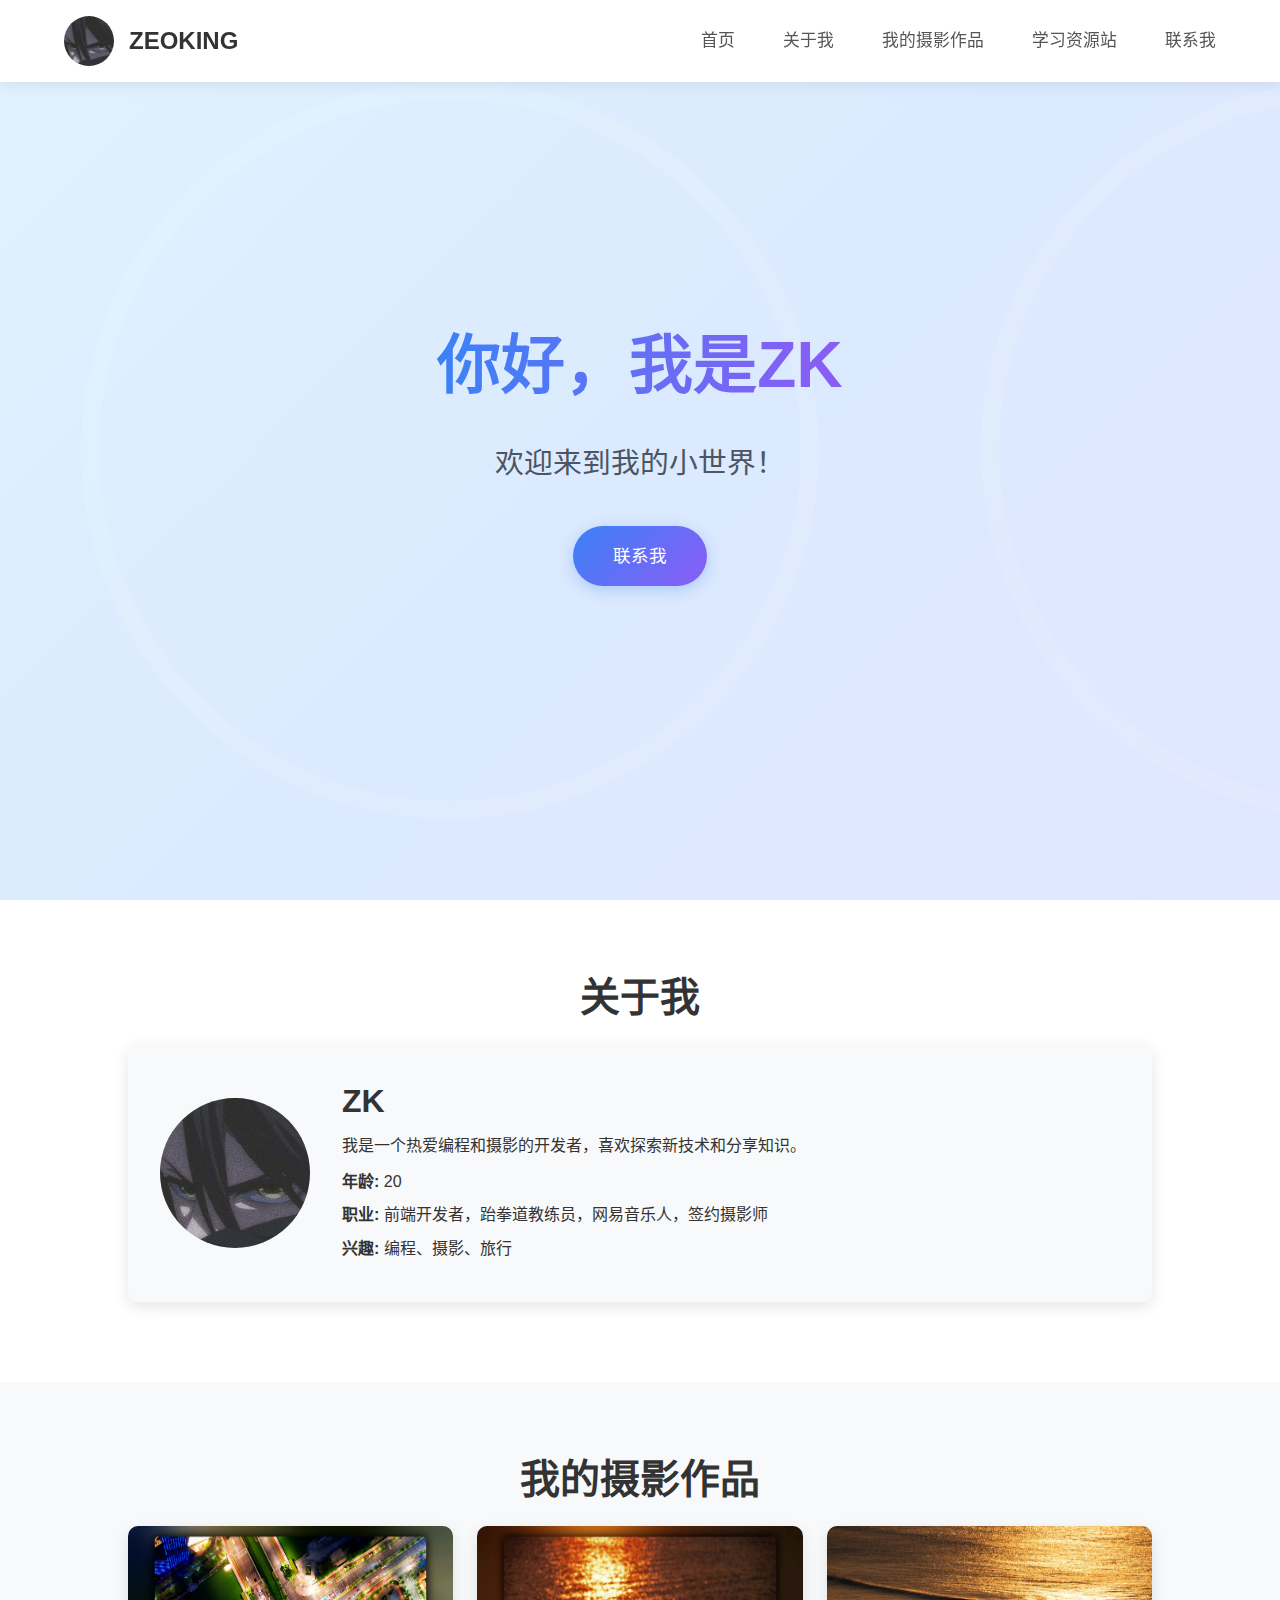
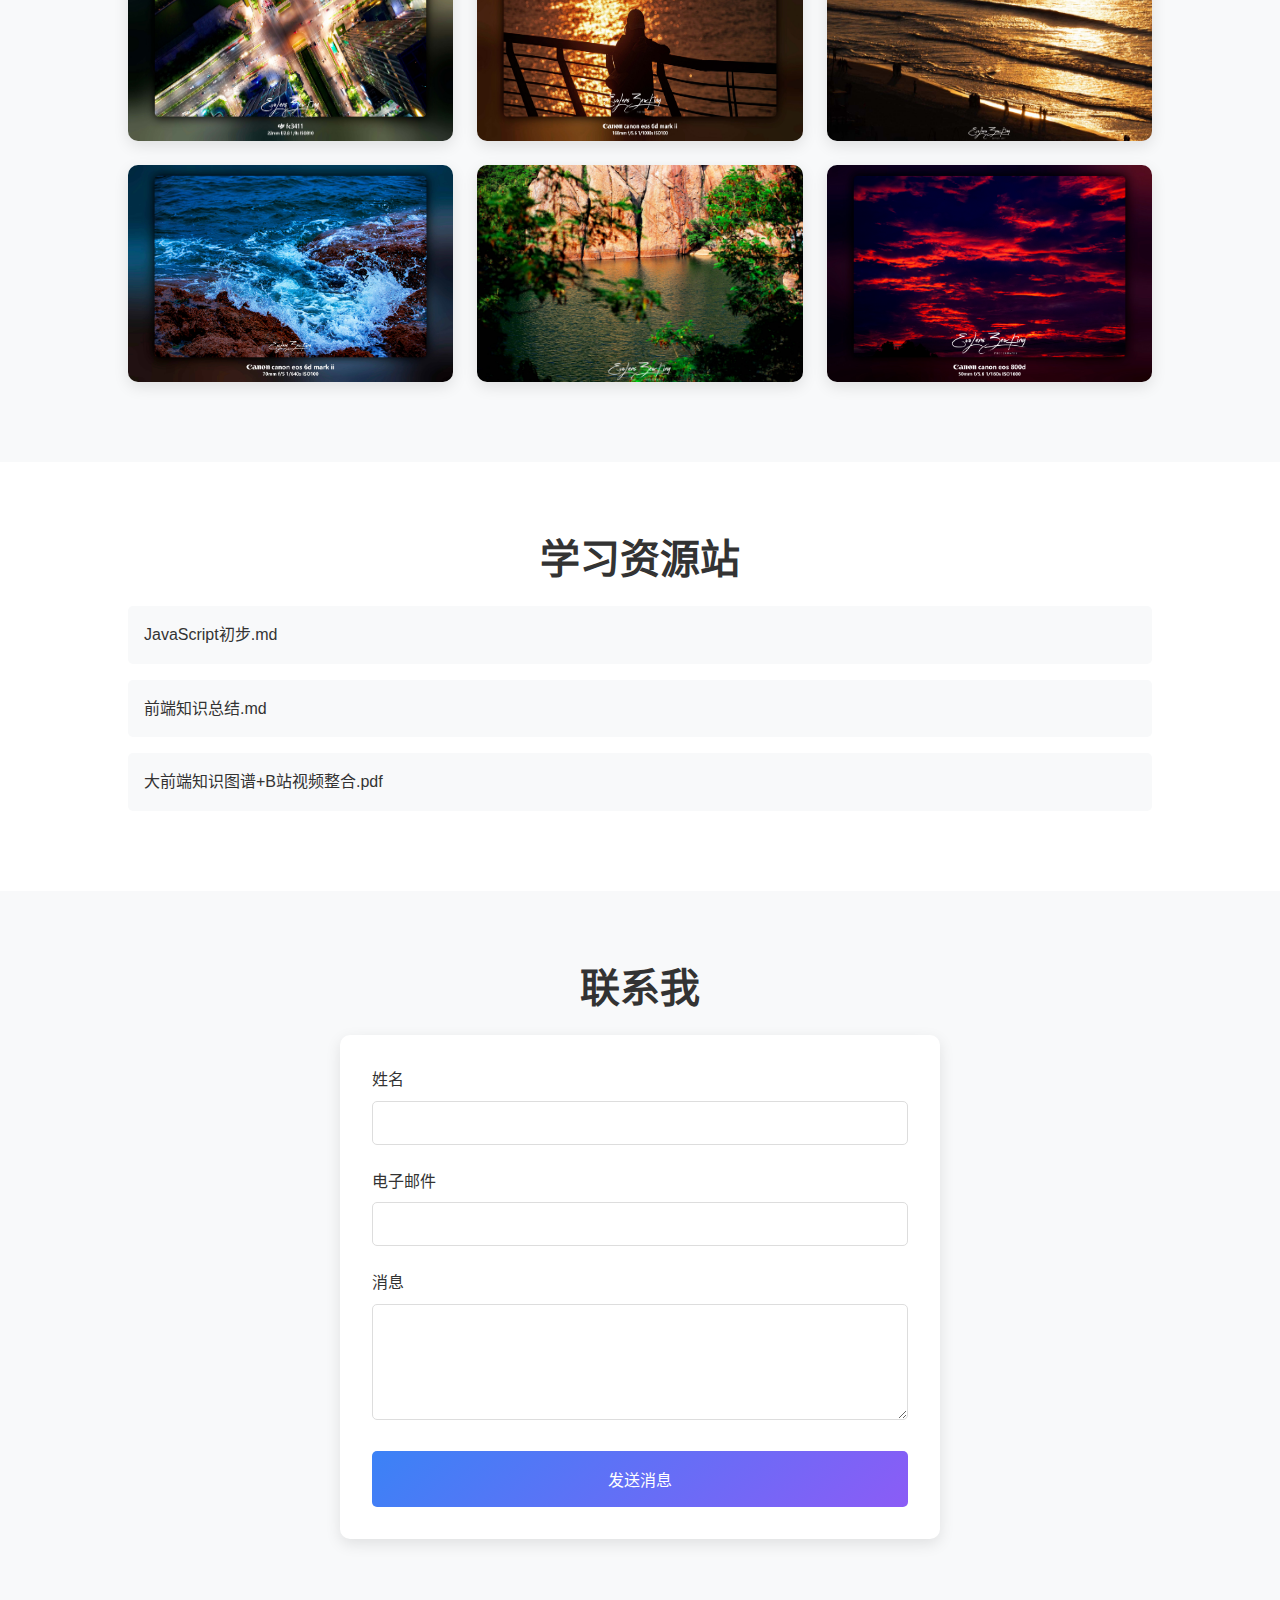
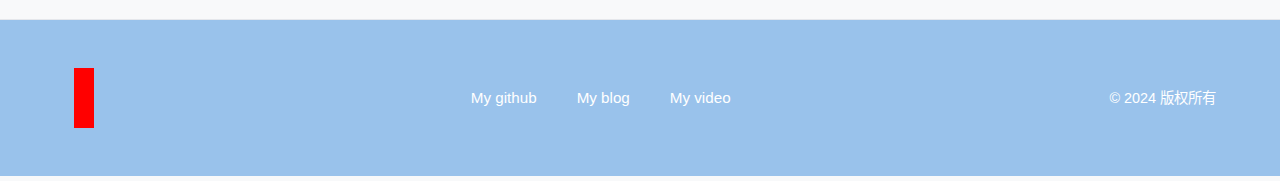
<file: index.html>
<!DOCTYPE html>
<html lang="zh-CN">

<head>
  <meta charset="UTF-8">
  <meta name="viewport" content="width=device-width, initial-scale=1.0">
  <title>ZK的小窝</title>
  <link rel="stylesheet" href="index.css">
  <link rel="stylesheet" href="https://at.alicdn.com/t/c/font_4797758_nm146ej1hzb.css">
</head>

<body>
  <!-- 导航栏 -->
  <nav class="nav">
    <div class="nav-left">
      <img src="./images/logo.jpg" alt="个人logo">
      <p>ZEOKING</p>
    </div>
    <div class="nav-right">
      <ul>
        <li><i class="iconfont icon-shouye-zhihui"></i><a href="#home">首页</a></li>
        <li><i class="iconfont icon-gerenzhongxin-zhihui"></i><a href="#about">关于我</a></li>
        <li><i class="iconfont icon-fenxiang"></i><a href="#works">我的摄影作品</a></li>
        <li><i class="iconfont icon-bianji"></i><a href="#skills">学习资源站</a></li>
        <li><i class="iconfont icon-xiaoxi-zhihui"></i><a href="#contact">联系我</a></li>
      </ul>
    </div>
  </nav>
  <!-- 头部/首页区域 -->
  <header id="home" class="hero">
    <div class="hero-content">
      <h1>你好，我是ZK</h1>
      <p class="subtitle">欢迎来到我的小世界！</p>
      <a href="#contact" class="cta-button">联系我</a>
    </div>
  </header>

  <!-- 主体部分 -->
  <main>
    <!-- 关于我板块 -->
    <section id="about" class="profile-section">
      <h2>关于我</h2>
      <div class="profile-card">
        <img src="./images/logo.jpg" alt="个人头像" class="profile-img">
        <div class="profile-info">
          <h3>ZK</h3>
          <p>我是一个热爱编程和摄影的开发者，喜欢探索新技术和分享知识。</p>
          <ul class="profile-details">
            <li><strong>年龄:</strong> 20</li>
            <li><strong>职业:</strong> 前端开发者，跆拳道教练员，网易音乐人，签约摄影师</li>
            <li><strong>兴趣:</strong> 编程、摄影、旅行</li>
          </ul>
        </div>
      </div>
    </section>

    <!-- 摄影作品板块 -->
    <section id="works" class="gallery-section">
      <h2>我的摄影作品</h2>
      <div class="gallery-grid">
        <div class="gallery-item">
          <img src="./images/work1.jpg" alt="摄影作品1">
          <div class="image-overlay">
            <p>城市摄影</p>
          </div>
        </div>
        <div class="gallery-item">
          <img src="./images/work2.jpg" alt="摄影作品2">
          <div class="image-overlay">
            <p>自然光人像</p>
          </div>
        </div>
        <div class="gallery-item">
          <img src="./images/work3.jpg" alt="摄影作品3">
          <div class="image-overlay">
            <p>日落时分</p>
          </div>
        </div>
        <div class="gallery-item">
          <img src="./images/work4.jpg" alt="摄影作品4">
          <div class="image-overlay">
            <p>蔚蓝海洋</p>
          </div>
        </div>
        <div class="gallery-item">
          <img src="./images/work5.jpg" alt="摄影作品5">
          <div class="image-overlay">
            <p>山与林</p>
          </div>
        </div>
        <div class="gallery-item">
          <img src="./images/work6.jpg" alt="摄影作品6">
          <div class="image-overlay">
            <p>魔幻天空</p>
          </div>
        </div>
      </div>
    </section>

    <!-- 学习资源板块 -->
    <section id="skills" class="upload-section">
      <h2>学习资源站</h2>
      <div class="file-list">
        <a href="./resource/JavaScript初步.md" class="file-item" target="_blank">JavaScript初步.md</a>
        <a href="./resource/前端 2025.1.1.md" class="file-item" target="_blank">前端知识总结.md</a>
        <a href="./resource/大前端知识图谱+B站视频整合.pdf" class="file-item" target="_blank">大前端知识图谱+B站视频整合.pdf</a>
      </div>
    </section>

    <!-- 联系我板块 -->
    <section id="contact" class="contact-section">
      <h2>联系我</h2>
      <form class="contact-form">
        <div class="form-group">
          <label for="name">姓名</label>
          <input type="text" id="name" name="name" required>
        </div>
        <div class="form-group">
          <label for="email">电子邮件</label>
          <input type="email" id="email" name="email" required>
        </div>
        <div class="form-group">
          <label for="message">消息</label>
          <textarea id="message" name="message" rows="5" required></textarea>
        </div>
        <button type="submit" class="submit-button">发送消息</button>
      </form>
    </section>
  </main>

  <!-- 页脚 -->
  <footer class="footer">
    <div class="footer-content">
      <div class="footer-left">
        <div class="box3">
          <div class="box4"></div>
          <div class="box5"></div>
          <div class="box6"></div>
        </div>
      </div>
      <div class="footer-center">
        <div class="social-links">
          <a href="https://github.com/zeokingXx" target="_blank"><i class="iconfont icon-github"></i>My github</a>
          <a href="https://blog.csdn.net/2401_89449211?spm=1010.2135.3001.5421" target="_blank"><i class="iconfont icon-blogger"></i>My blog</a>
          <a href="https://www.douyin.com/user/self?from_tab_name=main" target="_blank"><i class="iconfont icon-vedio"></i>My video</a>
        </div>
      </div>
      <div class="footer-right">
        <p class="copyright">© 2024 版权所有</p>
      </div>
    </div>
  </footer>
</body>

</html>
</file>
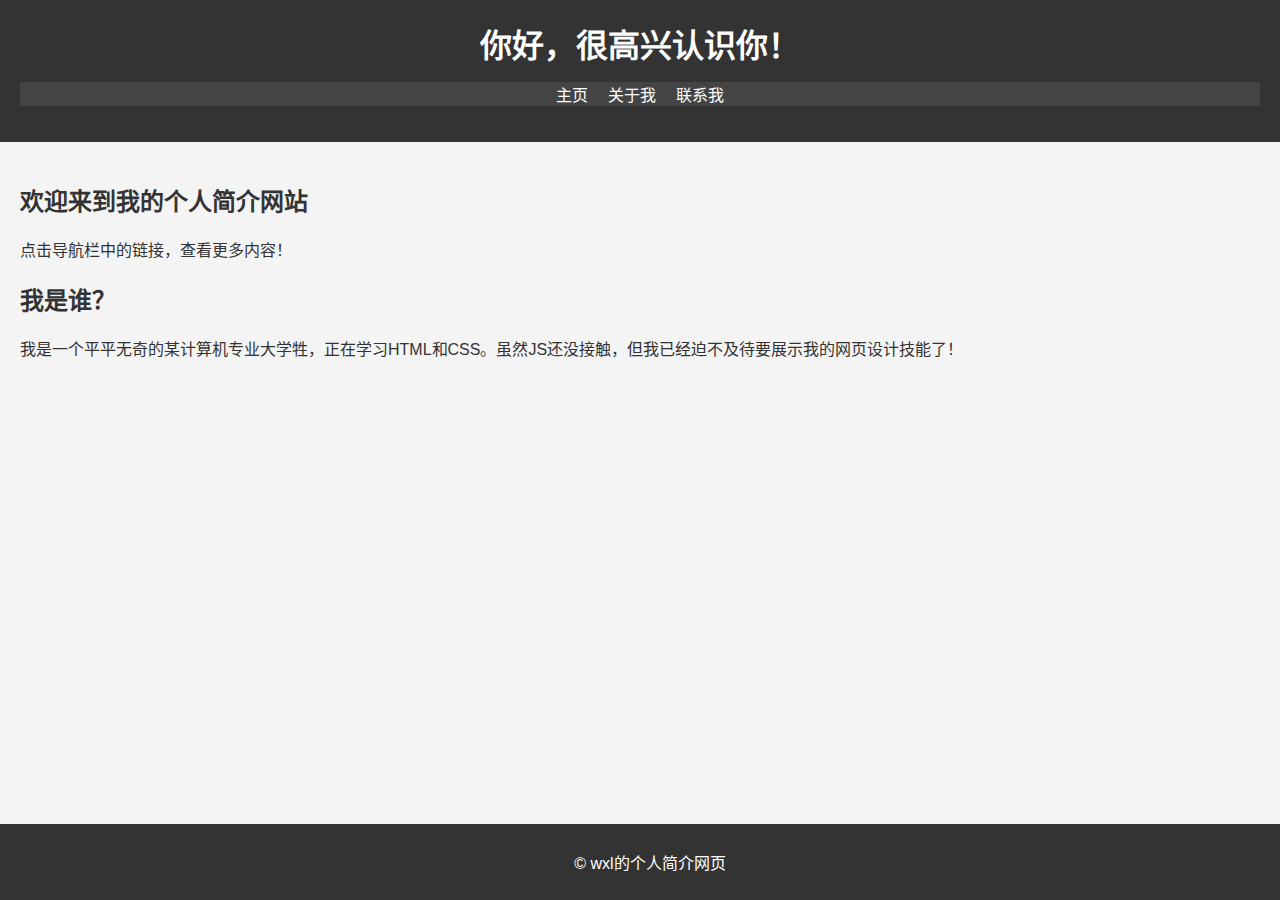
<file: 前端第一次作业（个人网页简易版）/index.html>
<!DOCTYPE html>
<html lang="zh-CN">
<head>
    <meta charset="UTF-8">
    <meta name="viewport" content="width=device-width, initial-scale=1.0">
    <title>个人简介</title>
    <link rel="stylesheet" href="style.css">
</head>
<body>
    <header>
        <h1>你好，很高兴认识你！</h1>
        <nav>
            <ul>
                <li><a href="index.html">主页</a></li>
                <li><a href="about.html">关于我</a></li>
                <li><a href="contact.html">联系我</a></li>
            </ul>
        </nav>
    </header>

    <main>
        <section>
            
            <h2>欢迎来到我的个人简介网站</h2>
            <p>点击导航栏中的链接，查看更多内容！</p>
            
            <h2>我是谁？</h2>
            <p>我是一个平平无奇的某计算机专业大学牲，正在学习HTML和CSS。虽然JS还没接触，但我已经迫不及待要展示我的网页设计技能了！</p>

        </section>

    </main>

    <footer>
        <p>&copy; wxl的个人简介网页</p>
    </footer>
</body>
</html>
</file>
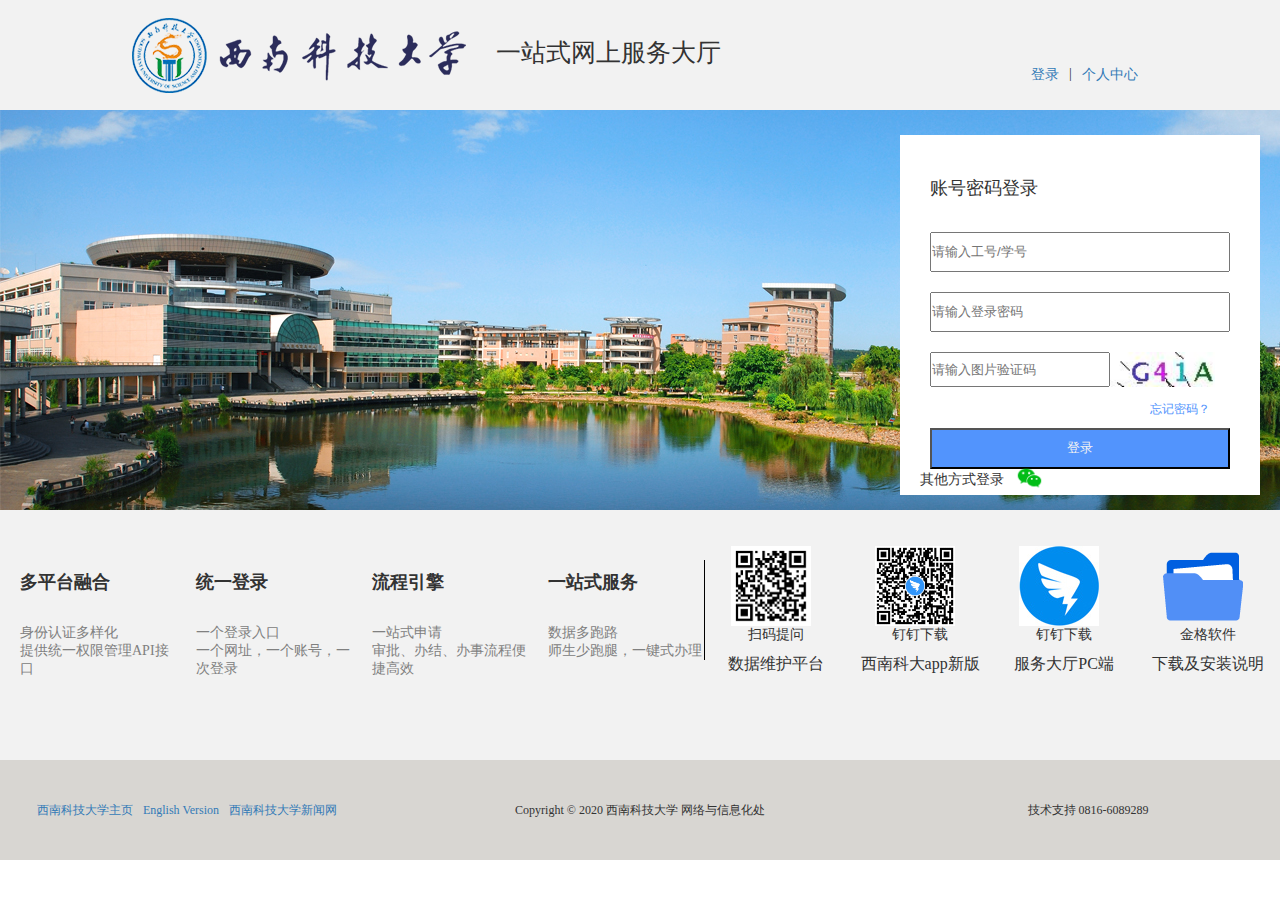
<file: 前端第二次作业（西南科技大学官网复刻）/index.HTML>
<!DOCTYPE html>
<html lang="en">
<head>
    <meta charset="UTF-8">
    <meta name="viewport" content="width=device-width, initial-scale=1.0">
    <title>西南科技大学一站式服务大厅</title>
    <link rel="stylesheet" href="./style.css">
</head>
<body>
    <div class="container">  
        <!-- 网页头部 -->
        <div class="header">
            <div class="logo">
                <img src="./code/images/logoImg.png" alt="">
                <span>一站式网上服务大厅</span>
            </div>
            <div class="btn">
                <a href="http://cas.swust.edu.cn/authserver/login?service=http%3A%2F%2Fsoa.swust.edu.cn%2F">登录</a>
                <span>|</span>
                <a href="https://uap.swust.edu.cn/uap/a/cas">个人中心</a>
            </div>
        </div>
        <!-- 网页主体 -->
        <div class="main">
            <!-- 背景图＋登录框整体部分 -->
            <div class="loginbtn" >
                <!-- 背景图部分 -->
                <div class="back">
                    <!-- 登录框整体部分 -->
                    <div class="loginform">
                        <!-- 登录框的标题 -->
                        <div class="logintitle">
                            <p>账号密码登录</p>
                        </div>
                        <!-- 三个登录框 -->
                        <div class="logininput">
                            <div class="loginitem">
                                <input type="text" placeholder="请输入工号/学号">
                            </div>
                            <div class="loginitem">
                                <input type="password" placeholder="请输入登录密码">
                            </div>
                            <!-- 验证码格的样式不一样 -->
                            <div class="captcha">
                                <input type="text" placeholder="请输入图片验证码">
                                <img src="./code/images/captcha.jpg" alt="">
                            </div>
                        </div>
                        <!-- 忘记密码 -->
                        <div class="forgetpwd">
                            <a href="http://uap.swust.edu.cn/uap/a/sys/user/active">忘记密码？</a>
                        </div>
                        <!-- 登录框 -->
                        <div class="logbtn">
                            <button>登录</button>
                        </div>
                        <!-- 其他方式登录 -->
                        <div class="other">
                            <p>其他方式登录</p>
                            <a href="#"><img src="./code/images/weChat.png" alt=""></a>
                        </div>
                    </div>    
                </div>
            </div>
            <!-- 功能面板 -->
            <div class="features">
                <!-- 功能面板左边部分 -->
                <div class="features-left">
                    <!-- 栏目一 -->
                    <div class="features-left-item">
                        <h3>多平台融合</h3>
                        <p>身份认证多样化<br>
                            提供统一权限管理API接口</p>
                    </div>
                    <!-- 栏目二 -->
                    <div class="features-left-item">
                        <h3>统一登录</h3>
                        <p>一个登录入口<br>
                            一个网址，一个账号，一次登录</p>
                    </div>
                    <!-- 栏目三 -->
                    <div class="features-left-item">
                        <h3>流程引擎</h3>
                        <p>一站式申请<br>
                            审批、办结、办事流程便捷高效</p>
                    </div>
                    <!-- 栏目四 -->
                    <div class="features-left-item">
                        <h3>一站式服务</h3>
                        <p>数据多跑路<br>
                            师生少跑腿，一键式办理</p>
                    </div>
                </div>
                <!-- 功能面板右边部分 -->
                <div class="features-right">
                    <!-- 划线 -->
                    <div class="l-line"></div>
                    <!-- 栏目一 -->
                    <div class="features-right-item">
                        <a href="#">
                            <img src="./code/images/ask.png" alt="">
                            <p>扫码提问</p>
                        </a>
                        <h4>数据维护平台</h4>
                    </div>
                    <!-- 栏目二 -->
                    <div class="features-right-item">
                        <a href="">
                            <img src="./code/images/app_Ding.png" alt="">
                            <p>钉钉下载</p>
                        </a>
                        <h4>西南科大app新版</h4>
                    </div>
                    <!-- 栏目三 -->
                    <div class="features-right-item">
                        <a href="">
                            <img src="./code/images/pc_Ding.jpg" alt="">
                            <p>钉钉下载</p>
                        </a>
                        <h4>服务大厅PC端</h4>
                    </div>
                    <!-- 栏目四 -->
                    <div class="features-right-item">
                        <a href="">
                            <img src="./code/images/soft.png" alt="">
                            <p>金格软件</p>
                        </a>
                        <h4>下载及安装说明</h4>
                    </div>
                </div>
            </div>
        </div>
        <!-- 网页底部 -->
        <div class="footer">
            <dic class="left">
                <a href="https://www.swust.edu.cn/">西南科技大学主页</a>
                <a href="https://english.swust.edu.cn/">English Version</a>
                <a href="https://news.swust.edu.cn/">西南科技大学新闻网</a>
            </dic>

            <dic class="center">
                <p>Copyright © 2020 西南科技大学 网络与信息化处</p>
            </dic>

            <dic class="right">
                <p>技术支持 0816-6089289</p>
            </dic>
        </div>
    </div>
</body>
</html>
</file>
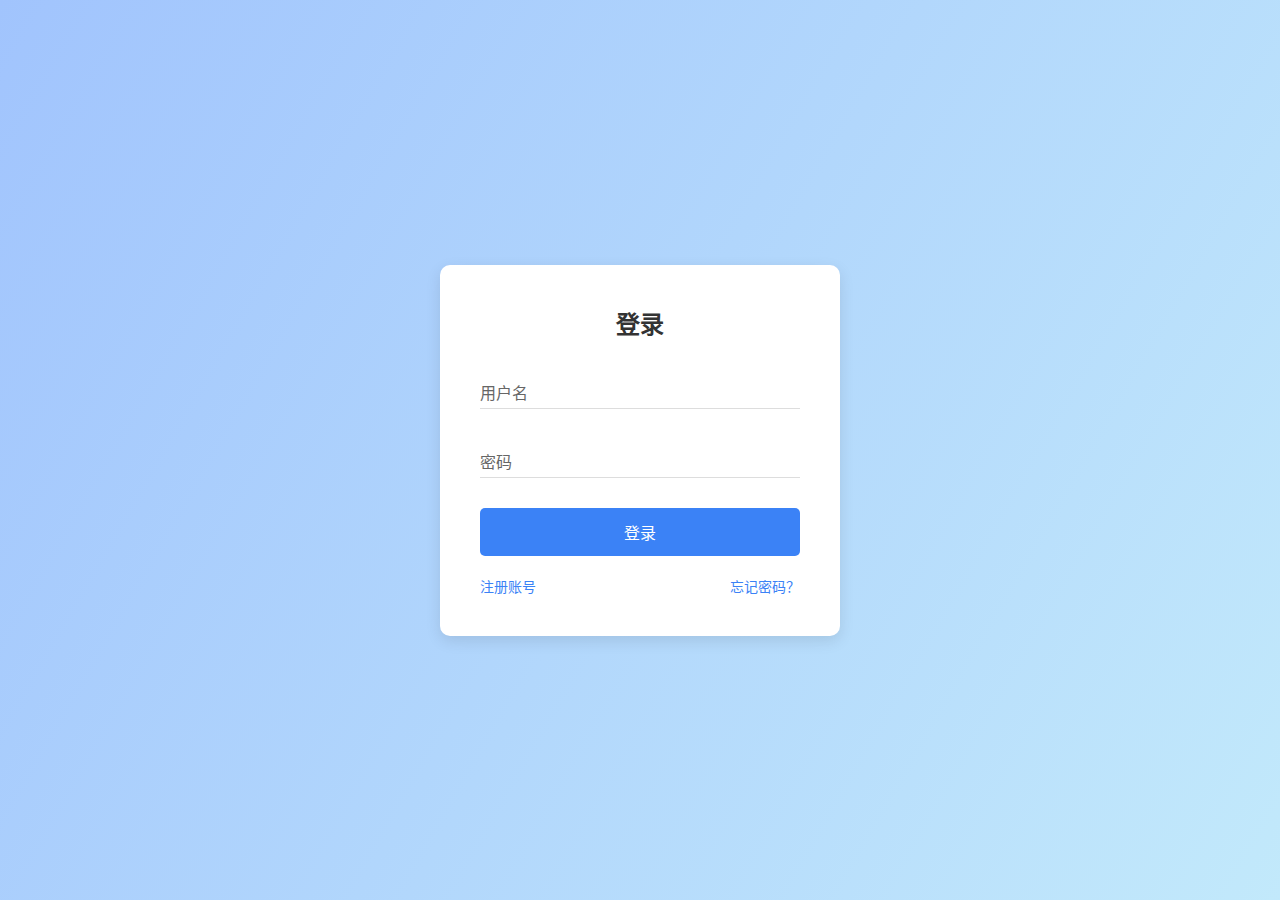
<file: login.html>
<!DOCTYPE html>
<html lang="zh-CN">

<head>
  <meta charset="UTF-8">
  <meta name="viewport" content="width=device-width, initial-scale=1.0">
  <title>登录</title>
  <link rel="stylesheet" href="auth.css">
  <link rel="stylesheet" href="https://at.alicdn.com/t/c/font_4797758_nm146ej1hzb.css">
</head>

<body>
  <div class="container">
    <div class="login-box">
      <h2>登录</h2>
      <form>
        <div class="input-group">
          <input type="text" required>
          <label>用户名</label>
        </div>
        <div class="input-group">
          <input type="password" required>
          <label>密码</label>
        </div>
        <button type="submit"><a href="index.html">登录</a></button>
        <div class="links">
          <a href="register.html">注册账号</a>
          <a href="#">忘记密码？</a>
        </div>
      </form>
    </div>
  </div>
</body>

</html>
</file>
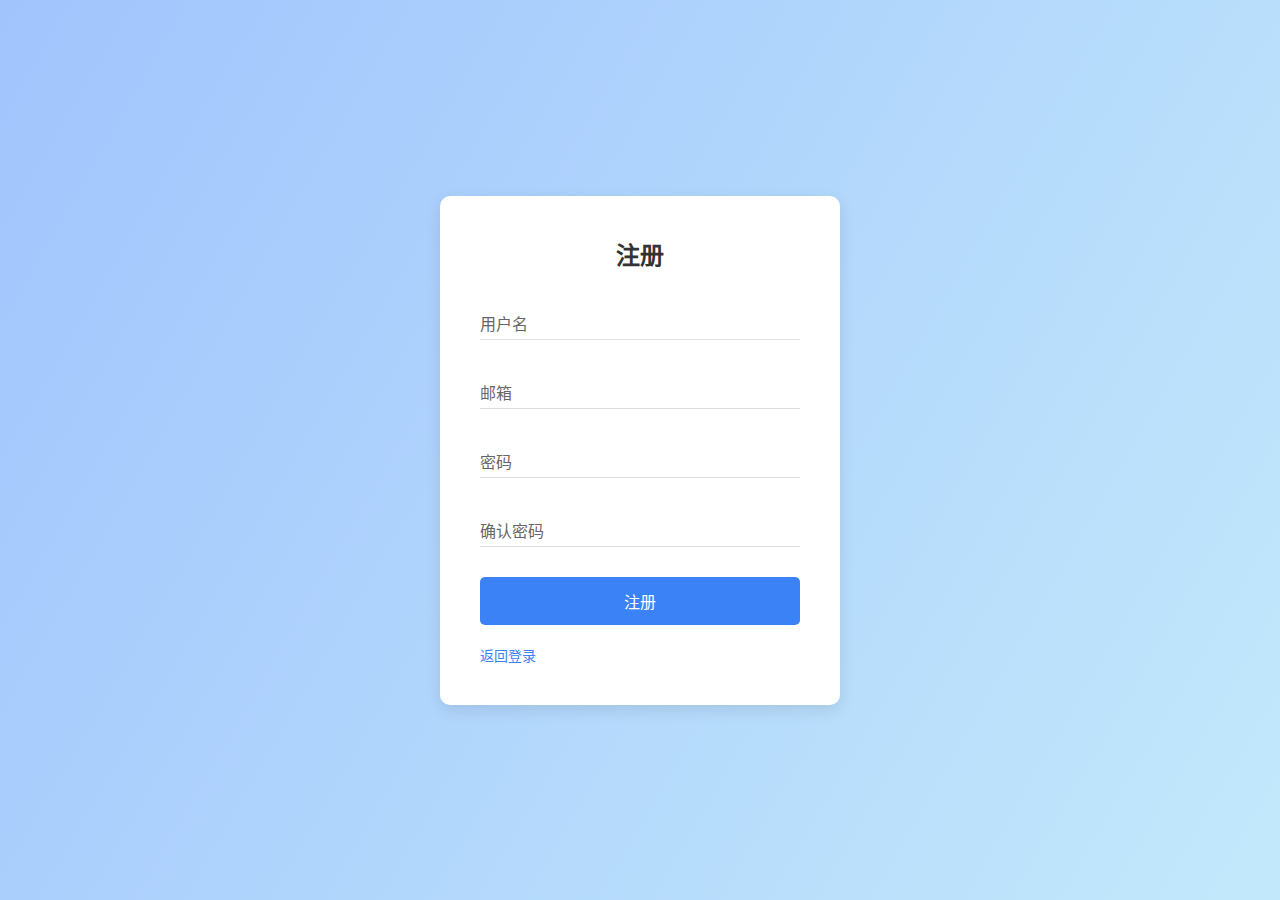
<file: register.html>
<!DOCTYPE html>
<html lang="zh-CN">

<head>
  <meta charset="UTF-8">
  <meta name="viewport" content="width=device-width, initial-scale=1.0">
  <title>注册</title>
  <link rel="stylesheet" href="auth.css">
  <link rel="stylesheet" href="https://at.alicdn.com/t/c/font_4797758_nm146ej1hzb.css">
</head>

<body>
  <div class="container">
    <div class="login-box">
      <h2>注册</h2>
      <form>
        <div class="input-group">
          <input type="text" required>
          <label>用户名</label>
        </div>
        <div class="input-group">
          <input type="email" required>
          <label>邮箱</label>
        </div>
        <div class="input-group">
          <input type="password" required>
          <label>密码</label>
        </div>
        <div class="input-group">
          <input type="password" required>
          <label>确认密码</label>
        </div>
        <button type="submit">注册</button>
        <div class="links">
          <a href="login.html">返回登录</a>
        </div>
      </form>
    </div>
  </div>
</body>

</html>
</file>
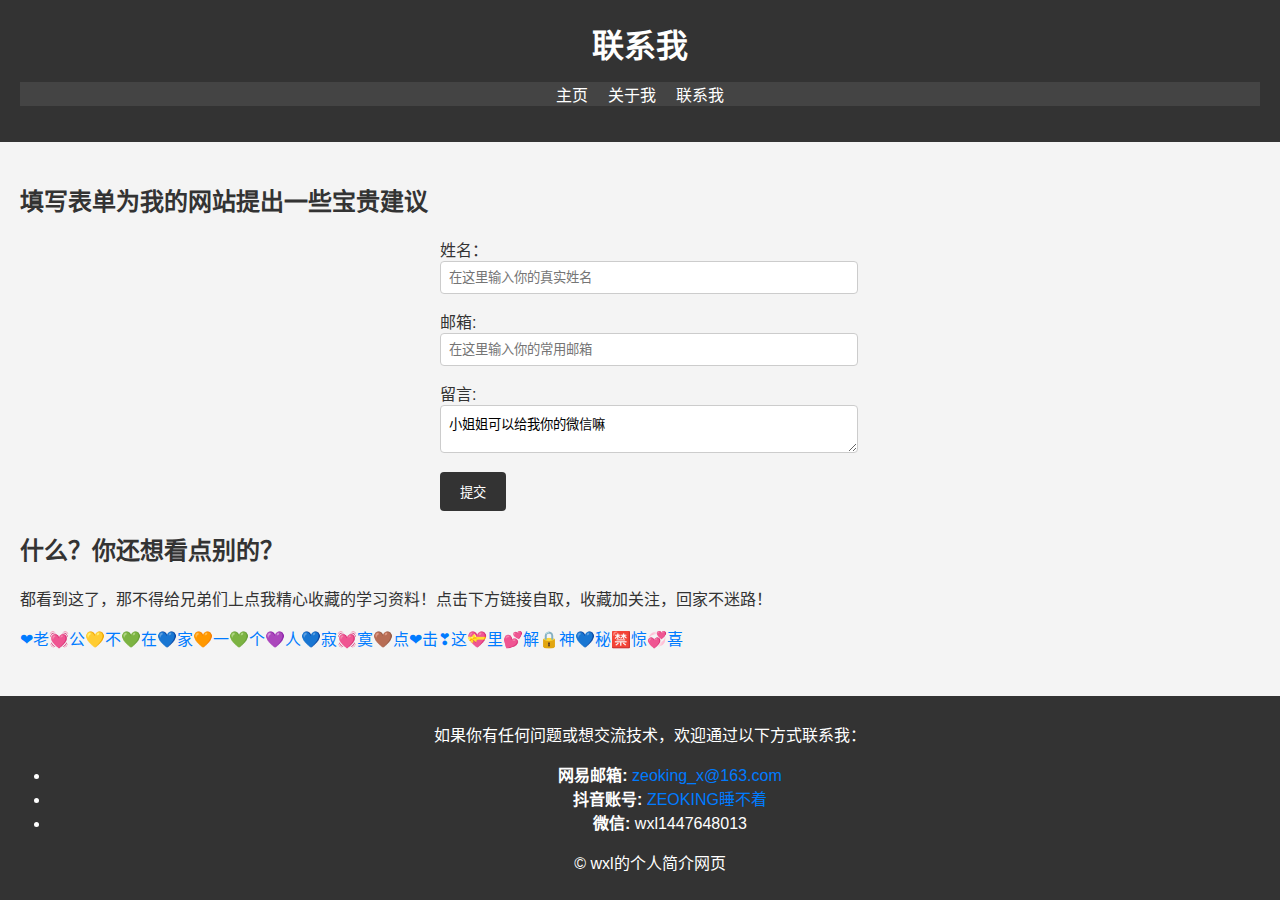
<file: 前端第一次作业（个人网页简易版）/contact.html>
<!DOCTYPE html>
<html lang="zh-CN">
<head>
    <meta charset="UTF-8">
    <meta name="viewport" content="width=device-width, initial-scale=1.0">
    <title>联系我</title>
    <link rel="stylesheet" href="style.css">
</head>
<body>
    <header>
        <h1>联系我</h1>
        <nav>
            <ul>
                <li><a href="index.html">主页</a></li>
                <li><a href="about.html">关于我</a></li>
                <li><a href="contact.html">联系我</a></li>
            </ul>
        </nav>
    </header>

    <main>
        <section>
            <h2>填写表单为我的网站提出一些宝贵建议</h2>
            <form>
                <label>姓名：<input type="text" placeholder="在这里输入你的真实姓名"></label>

                <label>邮箱:<input type="email" placeholder="在这里输入你的常用邮箱"></label>

                <label>留言:<textarea name="" id="">小姐姐可以给我你的微信嘛</textarea></label>
                
                <button type="submit">提交</button>
            </form>
        </section>

        <section>
            <h2>什么？你还想看点别的？</h2>
            <p>都看到这了，那不得给兄弟们上点我精心收藏的学习资料！点击下方链接自取，收藏加关注，回家不迷路！</p>
            <p><a href="https://www.12371.cn/" target="_blank">❤老💓公💛不💚在💙家🧡一💚个💜人💙寂💓寞🤎点❤击❣这💝里💕解🔒神💙秘🈲惊💞喜</a></p>
        </section>
    </main>

    <footer>
        <p>如果你有任何问题或想交流技术，欢迎通过以下方式联系我：</p>
        <ul>
            <li><strong>网易邮箱:</strong> <a href="https://email.163.com/">zeoking_x@163.com</a></li>
            <li><strong>抖音账号:</strong> <a href="https://www.douyin.com/" target="_blank">ZEOKING睡不着</a></li>
            <li><strong>微信:</strong> wxl1447648013</li>
        </ul>
        <p>&copy; wxl的个人简介网页</p>
    </footer>
</body>
</html>
</file>
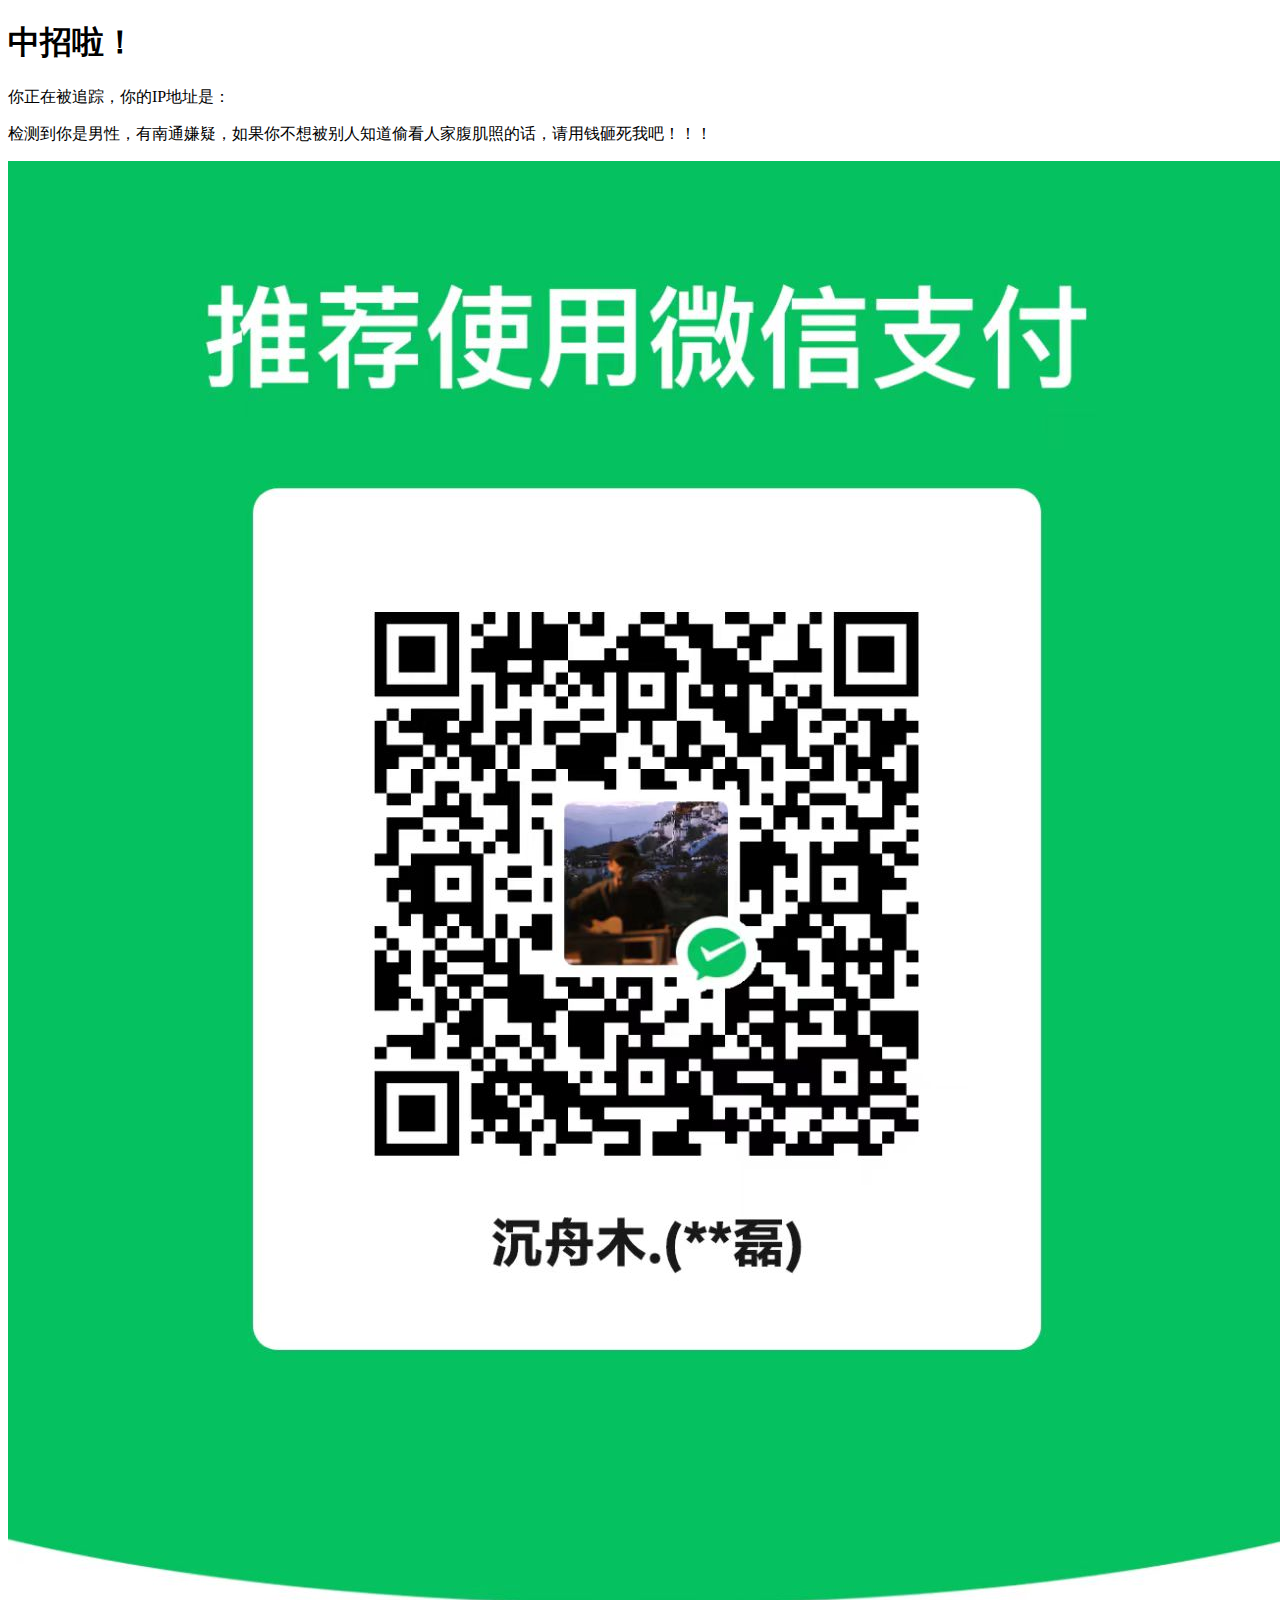
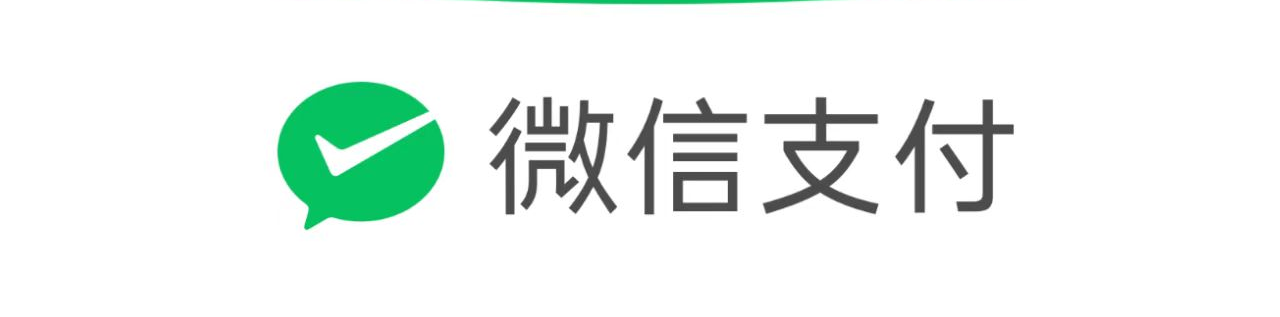
<file: 前端第一次作业（个人网页简易版）/trick.html>
<!DOCTYPE html>
<html lang="en">
<head>
    <meta charset="UTF-8">
    <meta name="viewport" content="width=device-width, initial-scale=1.0">
    <title>中招啦！</title>
</head>
<body>
    <h1>中招啦！</h1>
    <p>你正在被追踪，你的IP地址是：<?php echo $_SERVER['REMOTE_ADDR']; ?></p>
    <p>检测到你是男性，有南通嫌疑，如果你不想被别人知道偷看人家腹肌照的话，请用钱砸死我吧！！！</p>
    <img src="./好康的.jpg" alt="我的照片">
</body>
</html>
</file>
<file: index.css>
/* 全局样式重置 */
* {
  margin: 0;
  padding: 0;
  box-sizing: border-box;
}

/* 全局样式 */
body {
  font-family: "PingFang SC", "Microsoft YaHei", sans-serif;
  line-height: 1.6;
  color: #333;
  background-color: #f8f9fa;
}

/* 导航栏样式 */
.nav {
  position: fixed;
  top: 0;
  width: 100%;
  padding: 1rem 5%;
  background: rgba(255, 255, 255, 0.98);
  backdrop-filter: blur(10px);
  box-shadow: 0 2px 15px rgba(0, 0, 0, 0.08);
  display: flex;
  justify-content: space-between;
  align-items: center;
  z-index: 1000;
}

/* 左侧导航栏设置flex居中 */
.nav-left {
  display: flex;
  justify-content: flex-start;
  align-items: center;
}

/* 图片调整大小，设置圆角 */
.nav-left img {
  height: 50px;
  border-radius: 50%;
}

/* 调整与logo之间的距离，调整文字属性加粗 */
.nav-left p {
  margin-left: 15px;
  font-size: 1.5rem;
  font-weight: 600;
}

/* 清除默认样式，设置浮动 */
.nav-right ul {
  display: flex;
  list-style: none;
  gap: 2.5rem;
}

/* li基础效果 */
.nav-right li {
  display: flex;
  align-items: center;
  gap: 8px;
  position: relative;
}

/* a标签清除样式，设计动画 */
.nav-right a {
  text-decoration: none;
  color: #555;
  font-weight: 500;
  font-size: 1.05rem;
  transition: all 0.3s ease;
}

/* i设计动画，扩大点击范围 */
.nav-right .iconfont {
  color: #555;
  font-size: 1.2rem;
  transition: all 0.3s ease;
}

/* 导航hover效果，加载条初始化 */
.nav-right li::after {
  content: '';
  position: absolute;
  bottom: -5px;
  left: 0;
  width: 0;
  height: 2px;
  background: #3b82f6;
  transition: width 0.3s ease;
}

/* 加载条边长动画效果 */
.nav-right li:hover::after {
  width: 100%;
}

/* 点击之后文字图标上移且变蓝 */
.nav-right li:hover .iconfont,
.nav-right li:hover a {
  color: #3b82f6;
  transform: translateY(-2px);
}

/* 头部/首页区域样式 */
.hero {
  height: 100vh;
  background: linear-gradient(135deg, #e0f2fe 0%, #dbeafe 50%, #e0e7ff 100%);
  display: flex;
  align-items: center;
  justify-content: center;
  text-align: center;
  padding: 0 1rem;
  position: relative;
  overflow: hidden;
}

/* 背景图设置 */
.hero::before {
  content: '';
  position: absolute;
  width: 100%;
  height: 100%;
  background: url('data:image/svg+xml,<svg xmlns="http://www.w3.org/2000/svg" viewBox="0 0 100 100"><circle cx="50" cy="50" r="40" fill="none" stroke="rgba(255,255,255,0.2)" stroke-width="2"/></svg>') repeat;
  opacity: 0.5;
  animation: rotate 60s linear infinite;
}

/* 动态背景图转圈 */
@keyframes rotate {
  from { transform: rotate(0deg); }
  to { transform: rotate(360deg); }
}

/* 文字样式设置 */
.hero-content {
  position: relative;
  z-index: 1;
  max-width: 800px;
  padding: 2rem;
}

/* 标题文字 */
.hero-content h1 {
  font-size: 4rem;
  margin-bottom: 1.5rem;
  background: linear-gradient(to right, #3b82f6, #8b5cf6);
  background-clip: text;
  -webkit-text-fill-color: transparent;
  animation: fadeInUp 1s ease;
}

/* 副标题文字样式 */
.subtitle {
  font-size: 1.8rem;
  color: #4b5563;
  margin-bottom: 2.5rem;
  animation: fadeInUp 1s ease 0.2s backwards;
}

/* “联系我”按钮样式 */
.cta-button {
  display: inline-block;
  padding: 1rem 2.5rem;
  background: linear-gradient(135deg, #3b82f6, #8b5cf6);
  color: white;
  text-decoration: none;
  border-radius: 50px;
  font-weight: 500;
  font-size: 1.1rem;
  transition: all 0.3s ease;
  box-shadow: 0 4px 15px rgba(59, 130, 246, 0.3);
  animation: fadeInUp 1s ease 0.4s backwards;
}

/* 按钮点击后的动画效果 */
.cta-button:hover {
  transform: translateY(-3px);
  box-shadow: 0 6px 20px rgba(59, 130, 246, 0.4);
}

/* 页脚样式 */
.footer {
  background: #99c2eb;
  border-top: 1px solid #e5e7eb;
  padding: 3rem 5%;
  margin-top: 0;
  color: #fff;
}

/* 页脚内容布局 */
.footer-content {
  display: flex;
  justify-content: space-between;
  align-items: center;
  max-width: 1200px;
  margin: 0 auto;
}

/* 页脚左侧小动画 */
.footer-left  {
  display: flex;
  justify-content: left;
  align-items: center;
  transform: translateX(10px);
  .box3 {
    width: 20px;
    height: 60px;
    background-color: #99C2EB;
    .box4 {
      width: 20px;
      height: 20px;
      background-color: red;
      animation-name: color;
      animation-duration: 5s;
      animation-iteration-count: infinite;
      animation-timing-function: step(10);
      animation-delay: 1s;
      }
    .box5 {
      width: 20px;
      height: 20px;
      background-color: red;
      animation-name: color;
      animation-duration: 5s;
      animation-iteration-count: infinite;
      animation-timing-function: step(10);
      animation-delay: 2s;
      }
    .box6 {
      width: 20px;
      height: 20px;
      background-color: red;
      animation-name: color;
      animation-duration: 5s;
      animation-iteration-count: infinite;
      animation-timing-function: step(10);
      animation-delay: 3s;
    }
  }
}

/* 页脚左侧小动画1 */
@keyframes color {
  /*@keyframes(关键帧) 动画名称*/
  0% {
    transform: translateX(0);
    background-color: red;
  }

  25% {
    transform: translateX(500px);
    background-color: yellow;
  }

  50% {
    transform: translateX(0);
    background-color: green;
  }

  75% {
    transform: translateX(500px);
    background-color: blue;
  }
  100% {
    transform: translateX(0);
    background-color: red;
  }
}

/* 页脚左侧小动画2 */
@keyframes active {
  /*@keyframes(关键帧) 动画名称*/
  from {
    transform: translateX(0);
  }
  to {
    transform: translateX(100px);
  }
}

/* 页脚中间通用样式 */
.footer-center {
  flex-grow: 1;
  margin: 0 4rem;
}

/* 页脚中间内容整齐排列 */
.social-links {
  display: flex;
  justify-content: center;
  gap: 2rem;
}

/* 页脚中间链接样式 */
.social-links a {
  display: flex;
  align-items: center;
  gap: 8px;
  color: #fff;
  text-decoration: none;
  transition: all 0.3s ease;
  font-size: 0.95rem;
}

/* 页脚中间图标样式 */
.social-links .iconfont {
  font-size: 1.2rem;
}

/* 页脚中间链接hover效果 */
.social-links a:hover {
  color: #e0e0e0;
  transform: translateY(-2px);
}

/* 页脚右侧版权信息 */
.footer-right .copyright {
  color: #fff;
  font-size: 0.9rem;
}

/* 响应式设计 - 合并所有媒体查询 */
@media (max-width: 768px) {
  /* 导航栏响应式 */
  .nav {
      padding: 1rem 1.5rem;
  }

  .nav-right ul {
      position: fixed;
      top: 70px;
      left: 0;
      width: 100%;
      background: white;
      flex-direction: column;
      padding: 1rem 0;
      gap: 0;
      box-shadow: 0 2px 10px rgba(0, 0, 0, 0.1);
      display: none;
  }

  .nav-right li {
      padding: 1rem 2rem;
  }

  .hero-content h1 {
      font-size: 2.5rem;
  }

  .subtitle {
      font-size: 1.3rem;
  }

  /* 页脚响应式 */
  .footer-content {
      flex-direction: column;
      gap: 2rem;
      text-align: center;
  }

  .footer-center {
      margin: 1.5rem 0;
  }

  .social-links {
      flex-wrap: wrap;
      justify-content: center;
  }

  .social-links a {
      justify-content: center;
  }
}

/* 动画效果 */
@keyframes fadeInUp {
  from {
      opacity: 0;
      transform: translateY(20px);
  }
  to {
      opacity: 1;
      transform: translateY(0);
  }
}

/* 个人简介板块通用样式 */
.profile-section {
  background: #fff;
  padding: 5rem 10%;
  h2 {
    display: flex;
    justify-content: center;
    transform: translateY(-15px);
    font-size: 40px;
  }
}

/* 个人信息卡片样式 */
.profile-card {
  display: flex;
  align-items: center;
  background: #f8f9fa;
  padding: 2rem;
  border-radius: 10px;
  box-shadow: 0 5px 15px rgba(0, 0, 0, 0.1);
}

/* 个人信息卡片之头像样式*/ 
.profile-img {
  width: 150px;
  height: 150px;
  border-radius: 50%;
  margin-right: 2rem;
}

/* 个人信息卡片之标题样式 */
.profile-info h3 {
  font-size: 2rem;
  margin-bottom: 1rem;
}

/* 个人信息卡片之副标题样式*/
.profile-info p {
  transform: translateY(-10px);
}

/* 个人信息卡片之详情列表样式 */
.profile-details {
  list-style: none;
  padding: 0;
}

/* 个人信息卡片之详情项样式 */
.profile-details li {
  margin-bottom: 0.5rem;
}

/* 摄影作品板块通用样式 */
.gallery-section {
  background: #f8f9fa;
  padding: 5rem 10%;
  h2 {
    display: flex;
    justify-content: center;
    transform: translateY(-15px);
    font-size: 40px;
  }
}

/* 图片网格布局 */
.gallery-grid {
  display: grid;
  grid-template-columns: repeat(auto-fit, minmax(250px, 1fr));
  gap: 1.5rem;
}

/*图片摆放区域*/
.gallery-item {
  position: relative;
  overflow: hidden;
  border-radius: 10px;
  box-shadow: 0 5px 15px rgba(0, 0, 0, 0.1);
  transition: transform 0.3s ease;
  animation: fadeIn 0.5s ease;
}

/*图片大小贴合盒子模型*/
.gallery-item img {
  width: 100%;
  height: 100%;
  display: block;
  transition: transform 0.3s ease;
}

/* 图片悬停效果 */
.gallery-item:hover img {
  transform: scale(1.1);
}

/* 图片描述遮罩层 */
.image-overlay {
  position: absolute;
  top: 0;
  left: 0;
  width: 100%;
  height: 100%;
  background: rgba(0, 0, 0, 0.6);
  color: white;
  display: flex;
  align-items: center;
  justify-content: center;
  opacity: 0;
  transition: opacity 0.3s ease;
}

.gallery-item:hover .image-overlay {
  opacity: 1;
}

.image-overlay p {
  font-size: 1.2rem;
  font-weight: 500;
  text-align: center;
}

/* 学习资源板块通用样式 */
.upload-section {
  background: #fff;
  padding: 5rem 10%;
  h2 {
    display: flex;
    justify-content: center;
    transform: translateY(-15px);
    font-size: 40px;
  }
}

/* 上传表单样式 */
.file-list {
  display: flex;
  flex-direction: column;
  gap: 1rem;
}

/* 上传文件项样式 */
.file-item {
  padding: 1rem;
  background: #f8f9fa;
  border-radius: 5px;
  text-decoration: none;
  color: #333;
  transition: background 0.3s ease;
}

/* 上传文件项hover效果 */
.file-item:hover {
  background: #e0e0e0;
}

/* 动画效果 */
@keyframes fadeIn {
  from {
      opacity: 0;
      transform: translateY(20px);
  }
  to {
      opacity: 1;
      transform: translateY(0);
  }
}

/* 所有板块通用动画效果 */
.profile-section, .gallery-section, .upload-section {
  animation: fadeIn 1s ease;
}

/* 联系我板块通用样式 */
.contact-section {
  background: #f8f9fa;
  padding: 5rem 10%;
  animation: fadeIn 1s ease;
  h2 {
    display: flex;
    justify-content: center;
    transform: translateY(-15px);
    font-size: 40px;
  }
}

/* 联系我表单样式 */
.contact-form {
  max-width: 600px;
  margin: 0 auto;
  background: #fff;
  padding: 2rem;
  border-radius: 10px;
  box-shadow: 0 5px 15px rgba(0, 0, 0, 0.1);
}

/* 表单组样式 */
.form-group {
  margin-bottom: 1.5rem;
}

/* 表单标签样式 */
.form-group label {
  display: block;
  margin-bottom: 0.5rem;
  font-weight: 500;
  color: #333;
}

/* 表单输入框样式 */
.form-group input,
.form-group textarea {
  width: 100%;
  padding: 0.75rem;
  border: 1px solid #ddd;
  border-radius: 5px;
  font-size: 1rem;
  color: #333;
  transition: border-color 0.3s ease;
}

/* 表单输入框hover效果 */
.form-group input:focus,
.form-group textarea:focus {
  border-color: #3b82f6;
  outline: none;
}

/* 提交按钮样式 */
.submit-button {
  width: 100%;
  padding: 1rem;
  background: linear-gradient(135deg, #3b82f6, #8b5cf6);
  color: white;
  border: none;
  border-radius: 5px;
  font-size: 1rem;
  cursor: pointer;
  transition: background 0.3s ease;
}

/* 提交按钮hover效果 */
.submit-button:hover {
  background: linear-gradient(135deg, #2563eb, #7c3aed);
}
</file>
<file: 前端第一次作业（个人网页简易版）/style.css>
body {
    font-family: Arial, sans-serif;
    margin: 0;
    padding: 0;
    background-color: #f4f4f4;
    color: #333;
}

header {
    background-color: #333;
    color: #fff;
    padding: 20px;
    text-align: center;
}

header h1 {
    margin: 0;
}

nav ul {
    list-style: none;
    padding: 0;
    display: flex;
    justify-content: center;
    background-color: #444;
}

nav ul li {
    margin: 0 10px;
}

nav ul li a {
    color: #fff;
    text-decoration: none;
}

nav ul li a:hover {
    text-decoration: underline;
}

main {
    padding: 20px;
}

section {
    margin-bottom: 20px;
}

footer {
    background-color: #333;
    color: #fff;
    text-align: center;
    padding: 10px;
    position: fixed;
    bottom: 0;
    width: 100%;
}

form {
    max-width: 400px;
    margin: 0 auto;
}

form label {
    display: block;
    margin-bottom: 5px;
}

form input, form textarea {
    width: 100%;
    padding: 8px;
    margin-bottom: 10px;
    border: 1px solid #ccc;
    border-radius: 4px;
}

form button {
    background-color: #333;
    color: #fff;
    padding: 10px 20px;
    border: none;
    border-radius: 4px;
    cursor: pointer;
}

form button:hover {
    background-color: #555;
}

a {
    color: #007BFF;
    text-decoration: none;
}

a:hover {
    text-decoration: underline;
}
</file>
<file: 前端第二次作业（西南科技大学官网复刻）/style.css>
* {
    margin: 0;
    padding: 0;
    box-sizing: border-box;
    color: #333333;
}
.container {
    width: 100%;
    display: flex;
    flex-direction: column;
    align-items: center;
    background-color: #f2f2f2;
    /* 头部样式 */
    .header {
        width: 100%;
        height: 110px;
        display: flex;
        justify-content: center;
        align-items: center;
        .logo {
            display: flex;
            margin-right: 300px;
            span {
                font-size: 25px;
                margin-left: 30px;
                justify-content: center;
                align-items: center;
                margin-top: 18px;
            }
        }
        .btn {
            display: flex;
            font-size: 14px;
            margin-top: 40px;
            a{
                color: #337AB7;
                text-decoration: none;
                margin-left: 10px;
                margin-right: 10px;
            }
        }
    }
    /* 主体内容 */
    .main{
        width: 100%;
        /*背景图+登录框属性*/
        .back{
            width: 100%;
            height: 400px;
            background-image: url(./code/images/back_one.jpg);
            background-repeat: no-repeat;
            display: flex;
            /*登录框属性*/
            .loginform{
                width:360px;
                height:360px;
                background-color: #fff;
                margin-left: 900px;
                margin-top: 25px;
                margin-bottom: 25px;
                display: flex;
                flex-direction: column;
                justify-content: center;
                /*登录框的标题*/
                .logintitle{
                    width: 100%;
                    height: 50px;
                    display: flex;
                    margin-left: 30px;
                    margin-top: 30px;
                    align-items:center;
                    p{
                        font-size: 18px;
                    }
                }
                /* 输入框 */
                .logininput{
                    width: 100%;
                    height: 200px;
                    display: flex;
                    flex-direction: column;
                    align-items: center;
                    /*用户名框和密码框*/
                    .loginitem{
                        width: 300px;
                        height: 40px;
                        background-color: #fff;
                        margin-top: 20px;
                        input{
                            width: 100%;
                            height: 100%;
                        }
                    }
                    /* 验证码框 */
                    .captcha{
                        width: 300px;
                        height: 35px;
                        background-color: #fff;
                        margin-top: 20px;
                        display: flex;
                        input{
                            width: 180px;
                            height: 100%;
                        }
                    }
                }
                /* 忘记密码 */
                .forgetpwd{
                    width: 100%;
                    height: 30px;
                    margin-left: 250px;
                    a{
                        color: #5294fd;
                        text-decoration: none;
                        font-size: 12px;
                    }
                }
                /* 登录按钮设计 */
                .logbtn{
                    width: 300px;
                    height: 40px;
                    background-color: #5294fd;
                    margin-left: 30px;
                    border: none;
                    color: #f2f2f2;
                    button{
                        width: 100%;
                        height: 110%;
                        border: node;
                        background-color: #5294fd;
                        color: #f2f2f2;
                    }

                }
                /* 其他方式登录 */
                .other{
                    width: 100%;
                    height: 30px;
                    display: flex;
                    margin-left: 20px;
                    align-items: center;

                    p{
                        font-size: 14px;
                    }
                    img{
                        width: 30px;
                        height: 30px;
                        margin-left: 10px;
                    }
                }
            }
        }
        /*功能框属性*/
        .features{
            width: 100%;
            height: 250px;
            display: flex;
            align-items: center;
            /*左侧功能框*/
            .features-left{
                width: 55%;
                height: 100%;
                display: flex;
                /*左侧功能框每一栏统一设置*/
                .features-left-item{
                    margin-top: 60px;
                    margin-left: 20px;
                    width: 100%;
                    height: 150px;
                    display: flex;
                    flex-direction: column;
                    h3{
                        font-size: 18px;
                    }

                    p{
                        font-size: 14px;
                        margin-top: 30px;
                        color: gray;
                    }
                }
            }
            /*右侧功能框*/
            .features-right{
                width: 45%;
                height: 100%;
                display: flex;
                /*左右功能框分割线*/
                .l-line{
                    width: 1px;
                    height: 100px;
                    background-color: black;
                    margin-top: 50px;
                }
                /*右侧功能框每一栏统一设置*/
                .features-right-item{
                    width: 100%;
                    height: 100px;
                    display: flex;
                    flex-direction: column;
                    align-items: center;
                    justify-content: center;
                    margin-top: 50px;
                    a{
                        display: flex;
                        align-items: center;
                        flex-direction: column;
                        text-decoration: none;
                        margin-bottom: 10px;
                        img{
                            width: 80px;
                            height: 80px;
                            margin-right: 10px;
                        }

                        p{
                            font-size: 14px;
                        }  
                    }

                    h4{
                        font-weight: normal;
                    }
                }
            }
        }
    }
    /* 底部样式 */
    .footer {
        width: 100%;
        height: 100px;
        display: flex;
        background-color: #d8d6d2;
        .left {
            display: flex;
            width: 30%;
            justify-content: center;
            align-items: center;
            height: 100%;
            a {
                color: #337AB7;
                text-decoration: none;
                font-size: 12px;
                margin-right: 10px;
            }
        }
        
        .center {
            display: flex;
            width: 40%;
            justify-content: center;
            align-items: center;
            height: 100%;
            p {
                font-size: 12px;
            }
        }

        .right {
            display: flex;
            width: 30%;
            justify-content: center;
            align-items: center;
            height: 100%;
            p {
                font-size: 12px;
            }
        }
    }
}
</file>
<file: auth.css>
* {
    margin: 0;
    padding: 0;
    box-sizing: border-box;
}

body {
    font-family: "PingFang SC", "Microsoft YaHei", sans-serif;
    background: linear-gradient(120deg, #a1c4fd 0%, #c2e9fb 100%);
    min-height: 100vh;
    display: flex;
    align-items: center;
    justify-content: center;
}

.container {
    width: 100%;
    padding: 20px;
}

.login-box {
    background: white;
    border-radius: 10px;
    padding: 40px;
    max-width: 400px;
    margin: 0 auto;
    box-shadow: 0 5px 15px rgba(0, 0, 0, 0.1);
}

h2 {
    text-align: center;
    margin-bottom: 30px;
    color: #333;
    font-size: 24px;
}

.input-group {
    position: relative;
    margin-bottom: 30px;
}

.input-group input {
    width: 100%;
    padding: 10px 0;
    font-size: 16px;
    color: #333;
    border: none;
    border-bottom: 1px solid #ddd;
    outline: none;
    background: transparent;
}

.input-group label {
    position: absolute;
    top: 10px;
    left: 0;
    font-size: 16px;
    color: #666;
    pointer-events: none;
    transition: 0.3s ease all;
}

.input-group input:focus ~ label,
.input-group input:valid ~ label {
    top: -20px;
    font-size: 14px;
    color: #3b82f6;
}

.input-group input:focus {
    border-bottom-color: #3b82f6;
}

button {
    width: 100%;
    padding: 12px;
    background: #3b82f6;
    color: white;
    border: none;
    border-radius: 5px;
    font-size: 16px;
    cursor: pointer;
    transition: background 0.3s;
}

button a {
    text-decoration: none;
    color: white;
}

button:hover {
    background: #2563eb;
}

.links {
    margin-top: 20px;
    display: flex;
    justify-content: space-between;
}

.links a {
    color: #3b82f6;
    text-decoration: none;
    font-size: 14px;
}

.links a:hover {
    text-decoration: underline;
}

@media (max-width: 480px) {
    .login-box {
        padding: 30px 20px;
    }
}
</file>
